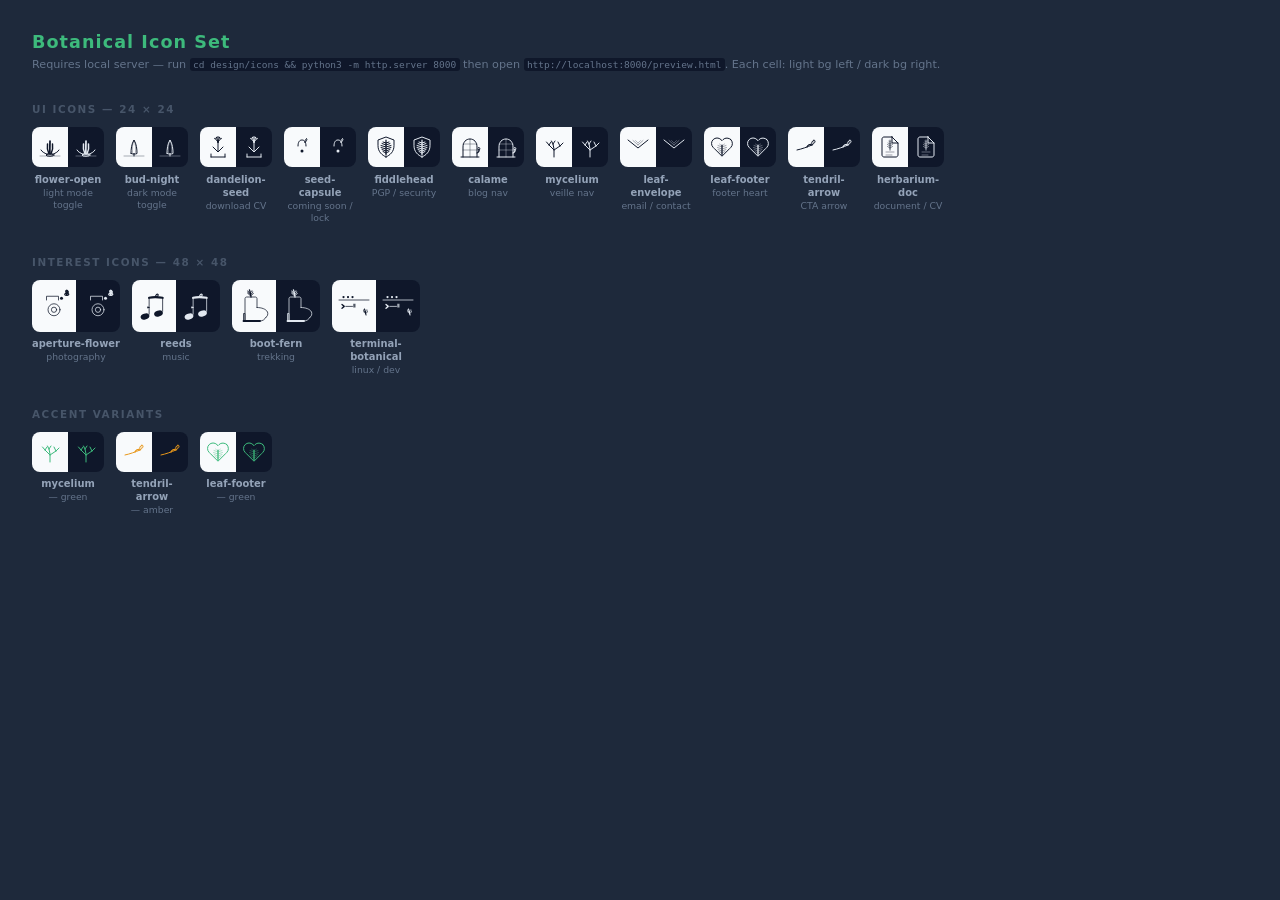
<file: design/icons/preview.html>
<!DOCTYPE html>
<html lang="fr">
<head>
<meta charset="UTF-8">
<title>Botanical Icon Preview</title>
<style>
  * { box-sizing: border-box; margin: 0; padding: 0; }
  :root { --green: #3dba7c; --amber: #e8971a; }

  body { font-family: system-ui, sans-serif; background: #1e293b; color: #e2e8f0; padding: 2rem; }

  h1 { color: var(--green); font-size: 1.1rem; font-weight: 600; letter-spacing: .06em; margin-bottom: .4rem; }
  .note { font-size: .7rem; color: #64748b; margin-bottom: 2rem; }
  .note code { background: #0f172a; padding: .1em .35em; border-radius: 3px; font-size: .85em; }

  h2 { font-size: .65rem; font-weight: 700; text-transform: uppercase; letter-spacing: .15em;
       color: #475569; margin: 2rem 0 .75rem; }

  .grid { display: flex; flex-wrap: wrap; gap: .75rem; }

  .item { display: flex; flex-direction: column; align-items: center; gap: .4rem; width: 72px; }
  .item.lg { width: 88px; }

  .swatch {
    display: grid; grid-template-columns: 1fr 1fr;
    border-radius: 8px; overflow: hidden; width: 72px; height: 40px;
  }
  .item.lg .swatch { width: 88px; height: 52px; }

  .bg-l { background: #f8fafc; color: #0f172a;
          display: flex; align-items: center; justify-content: center; }
  .bg-d { background: #0f172a; color: #e2e8f0;
          display: flex; align-items: center; justify-content: center; }
  .bg-l svg, .bg-d svg { width: 24px; height: 24px; }
  .item.lg .bg-l svg, .item.lg .bg-d svg { width: 36px; height: 36px; }

  .accent-g { color: var(--green) !important; }
  .accent-a { color: var(--amber) !important; }

  .label { font-size: .58rem; text-align: center; color: #64748b; line-height: 1.3; }
  .label strong { display: block; color: #94a3b8; font-size: .62rem; }

  #error { display: none; background: #7f1d1d; color: #fca5a5;
           padding: .75rem 1rem; border-radius: 6px; font-size: .8rem; margin-bottom: 1.5rem; }
</style>
</head>
<body>

<h1>Botanical Icon Set</h1>
<p class="note">
  Requires local server — run <code>cd design/icons &amp;&amp; python3 -m http.server 8000</code>
  then open <code>http://localhost:8000/preview.html</code>.
  Each cell: light bg left / dark bg right.
</p>

<div id="error">fetch() blocked — open via local server, not file://</div>

<h2>UI Icons — 24 × 24</h2>
<div class="grid" id="ui-grid"></div>

<h2>Interest Icons — 48 × 48</h2>
<div class="grid" id="int-grid"></div>

<h2>Accent variants</h2>
<div class="grid" id="acc-grid"></div>

<script>
const UI = [
  { file: 'ui/flower-open.svg',    label: 'flower-open',    desc: 'light mode toggle' },
  { file: 'ui/bud-night.svg',      label: 'bud-night',      desc: 'dark mode toggle' },
  { file: 'ui/dandelion-seed.svg', label: 'dandelion-seed', desc: 'download CV' },
  { file: 'ui/seed-capsule.svg',   label: 'seed-capsule',   desc: 'coming soon / lock' },
  { file: 'ui/fiddlehead.svg',     label: 'fiddlehead',     desc: 'PGP / security' },
  { file: 'ui/calame.svg',         label: 'calame',         desc: 'blog nav' },
  { file: 'ui/mycelium.svg',       label: 'mycelium',       desc: 'veille nav' },
  { file: 'ui/leaf-envelope.svg',  label: 'leaf-envelope',  desc: 'email / contact' },
  { file: 'ui/leaf-footer.svg',    label: 'leaf-footer',    desc: 'footer heart' },
  { file: 'ui/tendril-arrow.svg',  label: 'tendril-arrow',  desc: 'CTA arrow' },
  { file: 'ui/herbarium-doc.svg',  label: 'herbarium-doc',  desc: 'document / CV' },
];

const INT = [
  { file: 'interests/aperture-flower.svg',   label: 'aperture-flower',   desc: 'photography' },
  { file: 'interests/reeds.svg',             label: 'reeds',             desc: 'music' },
  { file: 'interests/boot-fern.svg',         label: 'boot-fern',         desc: 'trekking' },
  { file: 'interests/terminal-botanical.svg',label: 'terminal-botanical',desc: 'linux / dev' },
];

const ACC = [
  { file: 'ui/mycelium.svg',      label: 'mycelium',     desc: '— green',  lClass: 'accent-g', dClass: 'accent-g' },
  { file: 'ui/tendril-arrow.svg', label: 'tendril-arrow',desc: '— amber',  lClass: 'accent-a', dClass: 'accent-a' },
  { file: 'ui/leaf-footer.svg',   label: 'leaf-footer',  desc: '— green',  lClass: 'accent-g', dClass: 'accent-g' },
];

async function loadSVG(path) {
  const r = await fetch(path);
  if (!r.ok) throw new Error(r.status);
  return r.text();
}

function setSVGSize(svgText, size) {
  return svgText
    .replace(/width="[^"]*"/, '')
    .replace(/height="[^"]*"/, '')
    .replace('<svg', `<svg width="${size}" height="${size}"`);
}

function makeItem(svgText, label, desc, size, lClass = '', dClass = '') {
  const s = setSVGSize(svgText, size);
  const item = document.createElement('div');
  item.className = size > 24 ? 'item lg' : 'item';
  item.innerHTML = `
    <div class="swatch">
      <div class="bg-l ${lClass}">${s}</div>
      <div class="bg-d ${dClass}">${s}</div>
    </div>
    <div class="label"><strong>${label}</strong>${desc}</div>`;
  return item;
}

async function render() {
  try {
    for (const { file, label, desc } of UI) {
      const svg = await loadSVG(file);
      document.getElementById('ui-grid').appendChild(makeItem(svg, label, desc, 24));
    }
    for (const { file, label, desc } of INT) {
      const svg = await loadSVG(file);
      document.getElementById('int-grid').appendChild(makeItem(svg, label, desc, 36));
    }
    for (const { file, label, desc, lClass, dClass } of ACC) {
      const svg = await loadSVG(file);
      document.getElementById('acc-grid').appendChild(makeItem(svg, label, desc, 24, lClass, dClass));
    }
  } catch (e) {
    document.getElementById('error').style.display = 'block';
    console.error(e);
  }
}

render();
</script>
</body>
</html>
</file>
